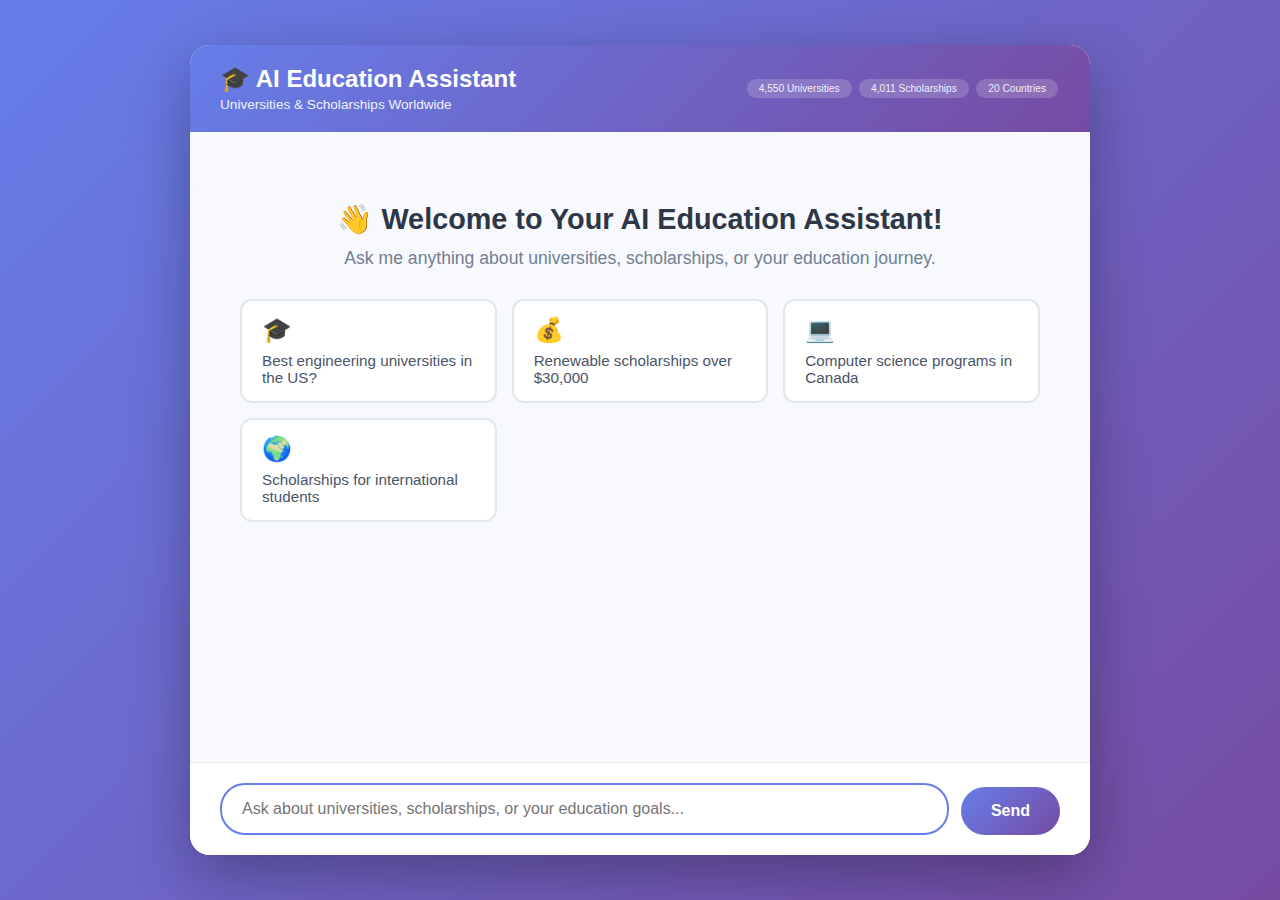
<file: src/ai_native_playground/education_platform/templates/index.html>
<!DOCTYPE html>
<html lang="en">
<head>
    <meta charset="UTF-8">
    <meta name="viewport" content="width=device-width, initial-scale=1.0">
    <title>AI Education Assistant - Universities & Scholarships</title>
    <style>
        * {
            margin: 0;
            padding: 0;
            box-sizing: border-box;
        }

        body {
            font-family: -apple-system, BlinkMacSystemFont, 'Segoe UI', Roboto, 'Helvetica Neue', Arial, sans-serif;
            background: linear-gradient(135deg, #667eea 0%, #764ba2 100%);
            height: 100vh;
            display: flex;
            justify-content: center;
            align-items: center;
            overflow: hidden;
        }

        .chat-container {
            width: 95%;
            max-width: 900px;
            height: 90vh;
            background: white;
            border-radius: 20px;
            box-shadow: 0 20px 60px rgba(0, 0, 0, 0.3);
            display: flex;
            flex-direction: column;
            overflow: hidden;
        }

        .chat-header {
            background: linear-gradient(135deg, #667eea 0%, #764ba2 100%);
            color: white;
            padding: 20px 30px;
            display: flex;
            align-items: center;
            justify-content: space-between;
        }

        .chat-header h1 {
            font-size: 1.5em;
            font-weight: 600;
        }

        .chat-header .subtitle {
            font-size: 0.85em;
            opacity: 0.9;
            margin-top: 4px;
        }

        .chat-stats {
            text-align: right;
            font-size: 0.75em;
            opacity: 0.9;
        }

        .chat-messages {
            flex: 1;
            overflow-y: auto;
            padding: 30px;
            background: #f7f9fc;
        }

        .message {
            margin-bottom: 20px;
            display: flex;
            animation: fadeIn 0.3s ease-in;
        }

        @keyframes fadeIn {
            from {
                opacity: 0;
                transform: translateY(10px);
            }
            to {
                opacity: 1;
                transform: translateY(0);
            }
        }

        .message.user {
            justify-content: flex-end;
        }

        .message-content {
            max-width: 70%;
            padding: 15px 20px;
            border-radius: 18px;
            line-height: 1.6;
            word-wrap: break-word;
        }

        .message.assistant .message-content {
            background: white;
            color: #2d3748;
            border: 1px solid #e2e8f0;
            box-shadow: 0 2px 8px rgba(0, 0, 0, 0.05);
        }

        .message.user .message-content {
            background: linear-gradient(135deg, #667eea 0%, #764ba2 100%);
            color: white;
        }

        .message-avatar {
            width: 36px;
            height: 36px;
            border-radius: 50%;
            display: flex;
            align-items: center;
            justify-content: center;
            font-size: 1.2em;
            margin: 0 12px;
            flex-shrink: 0;
        }

        .message.assistant .message-avatar {
            background: linear-gradient(135deg, #667eea 0%, #764ba2 100%);
            color: white;
        }

        .message.user .message-avatar {
            background: #e2e8f0;
            color: #667eea;
        }

        .typing-indicator {
            display: none;
            padding: 15px 20px;
            background: white;
            border-radius: 18px;
            border: 1px solid #e2e8f0;
            width: fit-content;
        }

        .typing-indicator.active {
            display: block;
        }

        .typing-indicator span {
            height: 8px;
            width: 8px;
            background: #667eea;
            border-radius: 50%;
            display: inline-block;
            margin: 0 2px;
            animation: typing 1.4s infinite;
        }

        .typing-indicator span:nth-child(2) {
            animation-delay: 0.2s;
        }

        .typing-indicator span:nth-child(3) {
            animation-delay: 0.4s;
        }

        @keyframes typing {
            0%, 60%, 100% {
                transform: translateY(0);
                opacity: 0.7;
            }
            30% {
                transform: translateY(-10px);
                opacity: 1;
            }
        }

        .chat-input-container {
            padding: 20px 30px;
            background: white;
            border-top: 1px solid #e2e8f0;
        }

        .chat-input-wrapper {
            display: flex;
            gap: 12px;
            align-items: flex-end;
        }

        .chat-input {
            flex: 1;
            padding: 15px 20px;
            border: 2px solid #e2e8f0;
            border-radius: 25px;
            font-size: 1em;
            font-family: inherit;
            resize: none;
            max-height: 120px;
            transition: border-color 0.2s;
        }

        .chat-input:focus {
            outline: none;
            border-color: #667eea;
        }

        .send-button {
            background: linear-gradient(135deg, #667eea 0%, #764ba2 100%);
            color: white;
            border: none;
            padding: 15px 30px;
            border-radius: 25px;
            font-size: 1em;
            font-weight: 600;
            cursor: pointer;
            transition: transform 0.2s, box-shadow 0.2s;
        }

        .send-button:hover:not(:disabled) {
            transform: translateY(-2px);
            box-shadow: 0 5px 15px rgba(102, 126, 234, 0.4);
        }

        .send-button:disabled {
            opacity: 0.5;
            cursor: not-allowed;
        }

        .welcome-screen {
            text-align: center;
            padding: 40px 20px;
            color: #4a5568;
        }

        .welcome-screen h2 {
            color: #2d3748;
            margin-bottom: 12px;
            font-size: 1.8em;
        }

        .welcome-screen p {
            font-size: 1.1em;
            margin-bottom: 30px;
            color: #718096;
        }

        .example-questions {
            display: grid;
            grid-template-columns: repeat(auto-fit, minmax(250px, 1fr));
            gap: 15px;
            margin-top: 30px;
        }

        .example-question {
            background: white;
            padding: 15px 20px;
            border-radius: 12px;
            border: 2px solid #e2e8f0;
            cursor: pointer;
            transition: all 0.2s;
            text-align: left;
        }

        .example-question:hover {
            border-color: #667eea;
            transform: translateY(-2px);
            box-shadow: 0 5px 15px rgba(102, 126, 234, 0.2);
        }

        .example-question .icon {
            font-size: 1.5em;
            margin-bottom: 8px;
        }

        .example-question .text {
            font-size: 0.95em;
            color: #4a5568;
        }

        .stats-badge {
            display: inline-block;
            background: rgba(255, 255, 255, 0.2);
            padding: 4px 12px;
            border-radius: 12px;
            margin: 2px;
            font-size: 0.85em;
        }

        @media (max-width: 768px) {
            .chat-container {
                width: 100%;
                height: 100vh;
                border-radius: 0;
            }

            .message-content {
                max-width: 85%;
            }

            .example-questions {
                grid-template-columns: 1fr;
            }

            .chat-header h1 {
                font-size: 1.2em;
            }
        }
    </style>
</head>
<body>
    <div class="chat-container">
        <div class="chat-header">
            <div>
                <h1>🎓 AI Education Assistant</h1>
                <div class="subtitle">Universities & Scholarships Worldwide</div>
            </div>
            <div class="chat-stats">
                <div class="stats-badge">4,550 Universities</div>
                <div class="stats-badge">4,011 Scholarships</div>
                <div class="stats-badge">20 Countries</div>
            </div>
        </div>

        <div class="chat-messages" id="chatMessages">
            <div class="welcome-screen" id="welcomeScreen">
                <h2>👋 Welcome to Your AI Education Assistant!</h2>
                <p>Ask me anything about universities, scholarships, or your education journey.</p>

                <div class="example-questions">
                    <div class="example-question" onclick="askQuestion('What are the best engineering universities in the United States?')">
                        <div class="icon">🎓</div>
                        <div class="text">Best engineering universities in the US?</div>
                    </div>
                    <div class="example-question" onclick="askQuestion('Show me renewable scholarships over $30,000')">
                        <div class="icon">💰</div>
                        <div class="text">Renewable scholarships over $30,000</div>
                    </div>
                    <div class="example-question" onclick="askQuestion('Tell me about computer science programs in Canada')">
                        <div class="icon">💻</div>
                        <div class="text">Computer science programs in Canada</div>
                    </div>
                    <div class="example-question" onclick="askQuestion('What scholarships are available for international students?')">
                        <div class="icon">🌍</div>
                        <div class="text">Scholarships for international students</div>
                    </div>
                </div>
            </div>

            <div class="message assistant" style="display: none;">
                <div class="message-avatar">🤖</div>
                <div class="message-content">
                    <div class="typing-indicator" id="typingIndicator">
                        <span></span>
                        <span></span>
                        <span></span>
                    </div>
                </div>
            </div>
        </div>

        <div class="chat-input-container">
            <div class="chat-input-wrapper">
                <textarea
                    id="chatInput"
                    class="chat-input"
                    placeholder="Ask about universities, scholarships, or your education goals..."
                    rows="1"
                ></textarea>
                <button id="sendButton" class="send-button" onclick="sendMessage()">
                    Send
                </button>
            </div>
        </div>
    </div>

    <script>
        const chatMessages = document.getElementById('chatMessages');
        const chatInput = document.getElementById('chatInput');
        const sendButton = document.getElementById('sendButton');
        const welcomeScreen = document.getElementById('welcomeScreen');
        const typingIndicator = document.getElementById('typingIndicator');

        // Auto-resize textarea
        chatInput.addEventListener('input', function() {
            this.style.height = 'auto';
            this.style.height = (this.scrollHeight) + 'px';
        });

        // Send on Enter (Shift+Enter for new line)
        chatInput.addEventListener('keydown', function(e) {
            if (e.key === 'Enter' && !e.shiftKey) {
                e.preventDefault();
                sendMessage();
            }
        });

        function askQuestion(question) {
            chatInput.value = question;
            sendMessage();
        }

        async function sendMessage() {
            const message = chatInput.value.trim();
            if (!message) return;

            // Hide welcome screen
            if (welcomeScreen) {
                welcomeScreen.style.display = 'none';
            }

            // Add user message
            addMessage(message, 'user');
            chatInput.value = '';
            chatInput.style.height = 'auto';

            // Disable input while processing
            chatInput.disabled = true;
            sendButton.disabled = true;

            // Show typing indicator
            showTypingIndicator();

            try {
                // Call API
                const response = await fetch('/api/chat', {
                    method: 'POST',
                    headers: {
                        'Content-Type': 'application/json'
                    },
                    body: JSON.stringify({ query: message })
                });

                const data = await response.json();

                // Hide typing indicator
                hideTypingIndicator();

                if (data.success) {
                    // Add assistant message
                    addMessage(data.response, 'assistant');
                } else {
                    addMessage('Sorry, I encountered an error. Please try again.', 'assistant');
                }
            } catch (error) {
                hideTypingIndicator();
                addMessage('Sorry, I could not connect to the server. Please check your internet connection and try again.', 'assistant');
                console.error('Error:', error);
            }

            // Re-enable input
            chatInput.disabled = false;
            sendButton.disabled = false;
            chatInput.focus();
        }

        function addMessage(text, sender) {
            const messageDiv = document.createElement('div');
            messageDiv.className = `message ${sender}`;

            const avatar = document.createElement('div');
            avatar.className = 'message-avatar';
            avatar.textContent = sender === 'user' ? '👤' : '🤖';

            const content = document.createElement('div');
            content.className = 'message-content';

            // Format the message (preserve line breaks and basic formatting)
            content.innerHTML = formatMessage(text);

            if (sender === 'user') {
                messageDiv.appendChild(content);
                messageDiv.appendChild(avatar);
            } else {
                messageDiv.appendChild(avatar);
                messageDiv.appendChild(content);
            }

            chatMessages.appendChild(messageDiv);
            chatMessages.scrollTop = chatMessages.scrollHeight;
        }

        function formatMessage(text) {
            // Convert line breaks to <br>
            text = text.replace(/\n/g, '<br>');

            // Bold text between ** **
            text = text.replace(/\*\*(.*?)\*\*/g, '<strong>$1</strong>');

            // Detect bullet points
            text = text.replace(/^[\-\•]\s/gm, '• ');

            return text;
        }

        function showTypingIndicator() {
            typingIndicator.classList.add('active');
            chatMessages.scrollTop = chatMessages.scrollHeight;
        }

        function hideTypingIndicator() {
            typingIndicator.classList.remove('active');
        }

        // Focus input on load
        window.addEventListener('load', () => {
            chatInput.focus();
        });
    </script>
</body>
</html>
</file>
